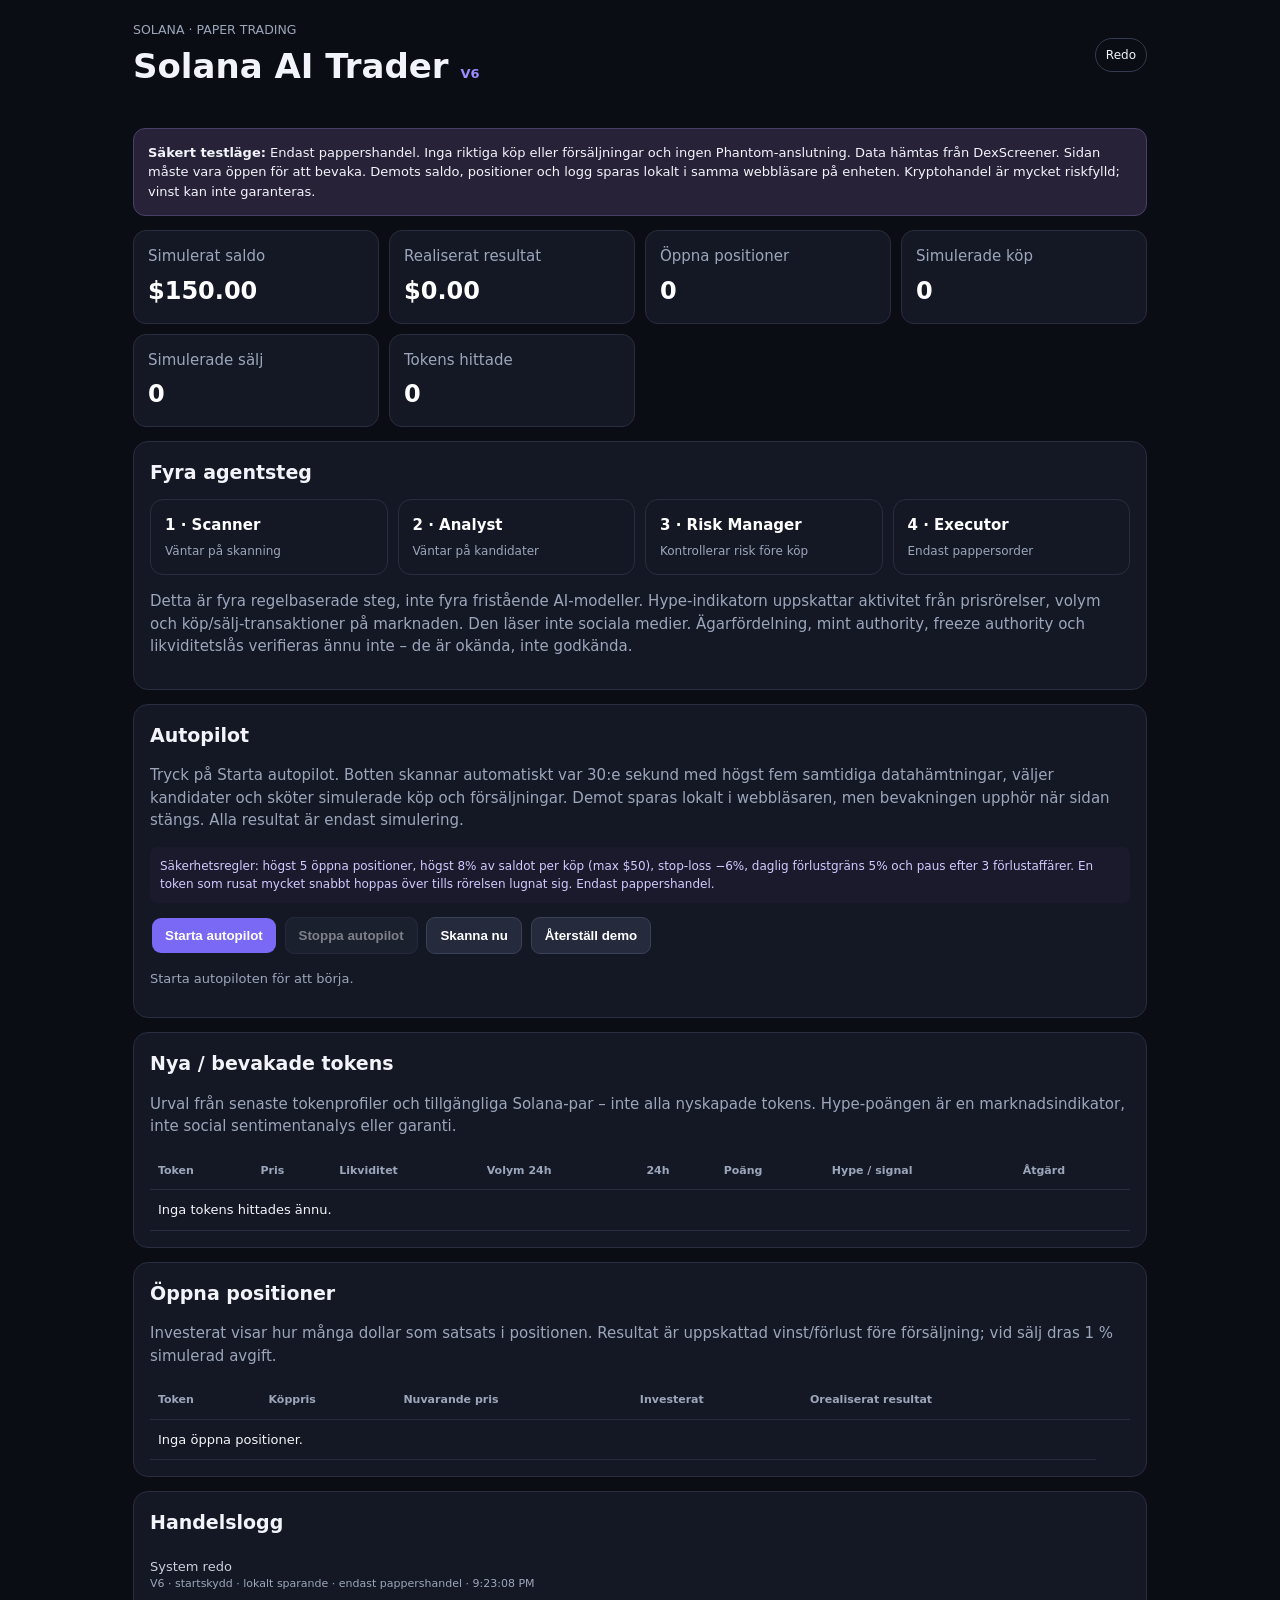
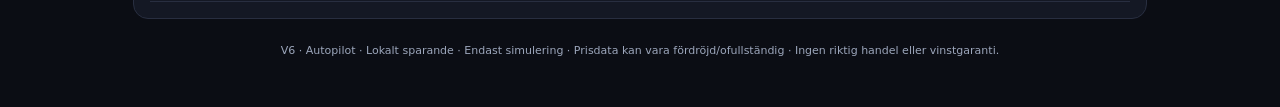
<file: index.html>
<!doctype html>
<html lang="sv"><head><meta charset="utf-8"><meta name="viewport" content="width=device-width,initial-scale=1"><meta name="theme-color" content="#10121b"><link rel="manifest" href="manifest.webmanifest"><link rel="stylesheet" href="styles.css"><title>Solana AI Trader V6 Autopilot</title></head>
<body><header><div><small>SOLANA · PAPER TRADING</small><h1>Solana AI Trader <b>V6</b></h1></div><span id="status">Inte startad</span></header><main>
<aside><b>Säkert testläge:</b> Endast pappershandel. Inga riktiga köp eller försäljningar och ingen Phantom-anslutning. Data hämtas från DexScreener. Sidan måste vara öppen för att bevaka. Demots saldo, positioner och logg sparas lokalt i samma webbläsare på enheten. Kryptohandel är mycket riskfylld; vinst kan inte garanteras.</aside>
<section class="stats"><article>Simulerat saldo<strong id="balance">$150.00</strong></article><article>Realiserat resultat<strong id="pnl">$0.00</strong></article><article>Öppna positioner<strong id="count">0</strong></article><article>Simulerade köp<strong id="buyCount">0</strong></article><article>Simulerade sälj<strong id="sellCount">0</strong></article><article>Tokens hittade<strong id="n">0</strong></article></section>
<section><h2>Fyra agentsteg</h2><div class="agents">
<article><b>1 · Scanner</b><span id="agentScanner">Väntar på skanning</span></article><article><b>2 · Analyst</b><span id="agentAnalyst">Väntar på kandidater</span></article><article><b>3 · Risk Manager</b><span id="agentRisk">Kontrollerar risk före köp</span></article><article><b>4 · Executor</b><span id="agentExecutor">Endast pappersorder</span></article>
</div><p class="muted">Detta är fyra regelbaserade steg, inte fyra fristående AI-modeller. Hype-indikatorn uppskattar aktivitet från prisrörelser, volym och köp/sälj-transaktioner på marknaden. Den läser inte sociala medier. Ägarfördelning, mint authority, freeze authority och likviditetslås verifieras ännu inte – de är okända, inte godkända.</p></section>
<section><h2>Autopilot</h2>
<p class="muted">Tryck på Starta autopilot. Botten skannar automatiskt var 30:e sekund med högst fem samtidiga datahämtningar, väljer kandidater och sköter simulerade köp och försäljningar. Demot sparas lokalt i webbläsaren, men bevakningen upphör när sidan stängs. Alla resultat är endast simulering.</p>
<p class="risk">Säkerhetsregler: högst 5 öppna positioner, högst 8% av saldot per köp (max $50), stop-loss −6%, daglig förlustgräns 5% och paus efter 3 förlustaffärer. En token som rusat mycket snabbt hoppas över tills rörelsen lugnat sig. Endast pappershandel.</p>
<button id="start">Starta autopilot</button> <button id="stop" class="secondary" disabled>Stoppa autopilot</button> <button id="scan" class="secondary">Skanna nu</button> <button id="reset" class="secondary">Återställ demo</button><p id="message">Starta autopiloten för att börja.</p></section>
<section><h2>Nya / bevakade tokens</h2><p class="muted">Urval från senaste tokenprofiler och tillgängliga Solana-par – inte alla nyskapade tokens. Hype-poängen är en marknadsindikator, inte social sentimentanalys eller garanti.</p><div class="tablewrap"><table><thead><tr><th>Token</th><th>Pris</th><th>Likviditet</th><th>Volym 24h</th><th>24h</th><th>Poäng</th><th>Hype / signal</th><th>Åtgärd</th></tr></thead><tbody id="tokens"><tr><td colspan="8">Ingen data ännu.</td></tr></tbody></table></div></section>
<section><h2>Öppna positioner</h2><p class="muted">Investerat visar hur många dollar som satsats i positionen. Resultat är uppskattad vinst/förlust före försäljning; vid sälj dras 1 % simulerad avgift.</p><div class="tablewrap"><table><thead><tr><th>Token</th><th>Köppris</th><th>Nuvarande pris</th><th>Investerat</th><th>Orealiserat resultat</th><th></th></tr></thead><tbody id="positions"><tr><td colspan="6">Inga öppna positioner.</td></tr></tbody></table></div></section>
<section><h2>Handelslogg</h2><div id="log">Inga affärer ännu.</div></section>
<footer>V6 · Autopilot · Lokalt sparande · Endast simulering · Prisdata kan vara fördröjd/ofullständig · Ingen riktig handel eller vinstgaranti.</footer>
</main><script src="app.js?v=6"></script></body></html>
</file>
<file: styles.css>
*{box-sizing:border-box}body{margin:0;background:#0b0d14;color:#f2f4fa;font:15px/1.5 system-ui,sans-serif}header,main{max-width:1050px;margin:auto;padding:18px}header{display:flex;justify-content:space-between;align-items:center}small,.muted,footer{color:#9ca6bb}h1{margin:0;font-size:clamp(24px,5vw,34px)}h1 b{color:#9b8cff;font-size:13px}#status{border:1px solid #343b50;border-radius:20px;padding:7px 10px;font-size:12px}aside{padding:14px;background:#272238;border:1px solid #494067;border-radius:12px;font-size:13px;margin-bottom:14px}section{background:#141824;border:1px solid #282e40;border-radius:15px;padding:16px;margin:0 0 14px;min-width:0}h2{font-size:19px;margin:0 0 12px}.stats{display:grid;grid-template-columns:repeat(4,1fr);gap:10px;background:none;border:0;padding:0}.stats article,.agents article{background:#141824;border:1px solid #282e40;border-radius:13px;padding:14px;color:#9ca6bb}.stats strong{display:block;color:#fff;font-size:24px;margin-top:5px}.agents{display:grid;grid-template-columns:repeat(4,1fr);gap:10px}.agents b,.agents span{display:block}.agents b{color:#fff;margin-bottom:6px}.agents span{font-size:12px}.controls{display:grid;grid-template-columns:repeat(3,1fr);gap:10px}.controls label{display:grid;gap:5px;color:#9ca6bb;font-size:12px}select{background:#0c0f18;color:white;border:1px solid #343b50;border-radius:9px;padding:11px}input{accent-color:#8b7cff}.risk{background:#1b1a2d;color:#d3c9ff;padding:10px;border-radius:8px;font-size:12px}button{border:0;border-radius:9px;padding:10px 13px;background:#7969f5;color:white;font-weight:700;margin:2px;cursor:pointer}button:disabled{opacity:.45}.secondary{background:#252b3c;border:1px solid #394157}#message{font-size:13px;color:#9ca6bb}.tablewrap{overflow-x:auto}table{border-collapse:collapse;width:100%;min-width:700px;font-size:13px}th,td{text-align:left;padding:10px 8px;border-bottom:1px solid #282e40;white-space:nowrap}th{font-size:11px;color:#9ca6bb}.sub{display:block;color:#9ca6bb;font-size:11px}.positive{color:#52e0a1}.negative{color:#ff6e82}.tablebtn{padding:6px 8px;font-size:12px}#log{font-size:13px;color:#cbd0df}.logrow{padding:8px 0;border-bottom:1px solid #282e40}footer{text-align:center;font-size:11px;padding:10px 0 30px}@media(max-width:650px){header,main{padding:12px}.stats{grid-template-columns:repeat(2,1fr)}.stats strong{font-size:21px}.controls,.agents{grid-template-columns:1fr}section{padding:13px}}
</file>
